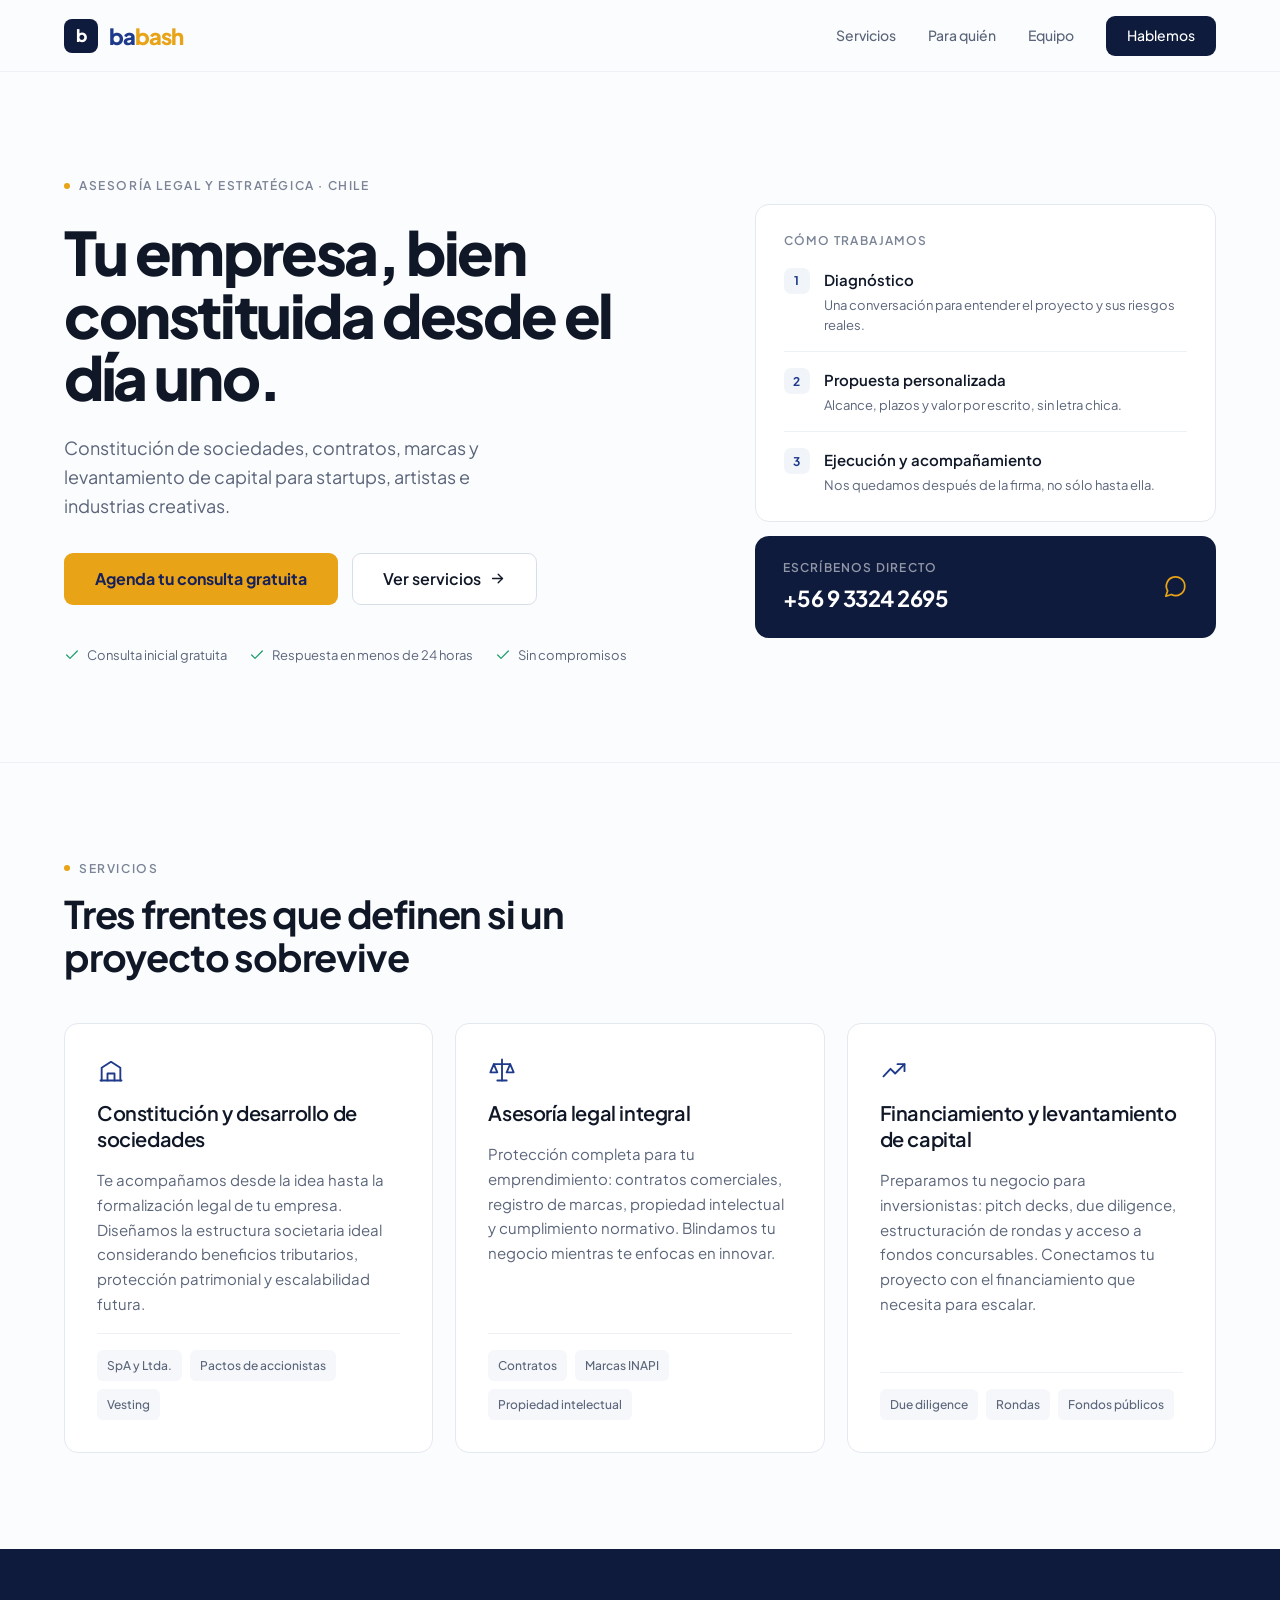
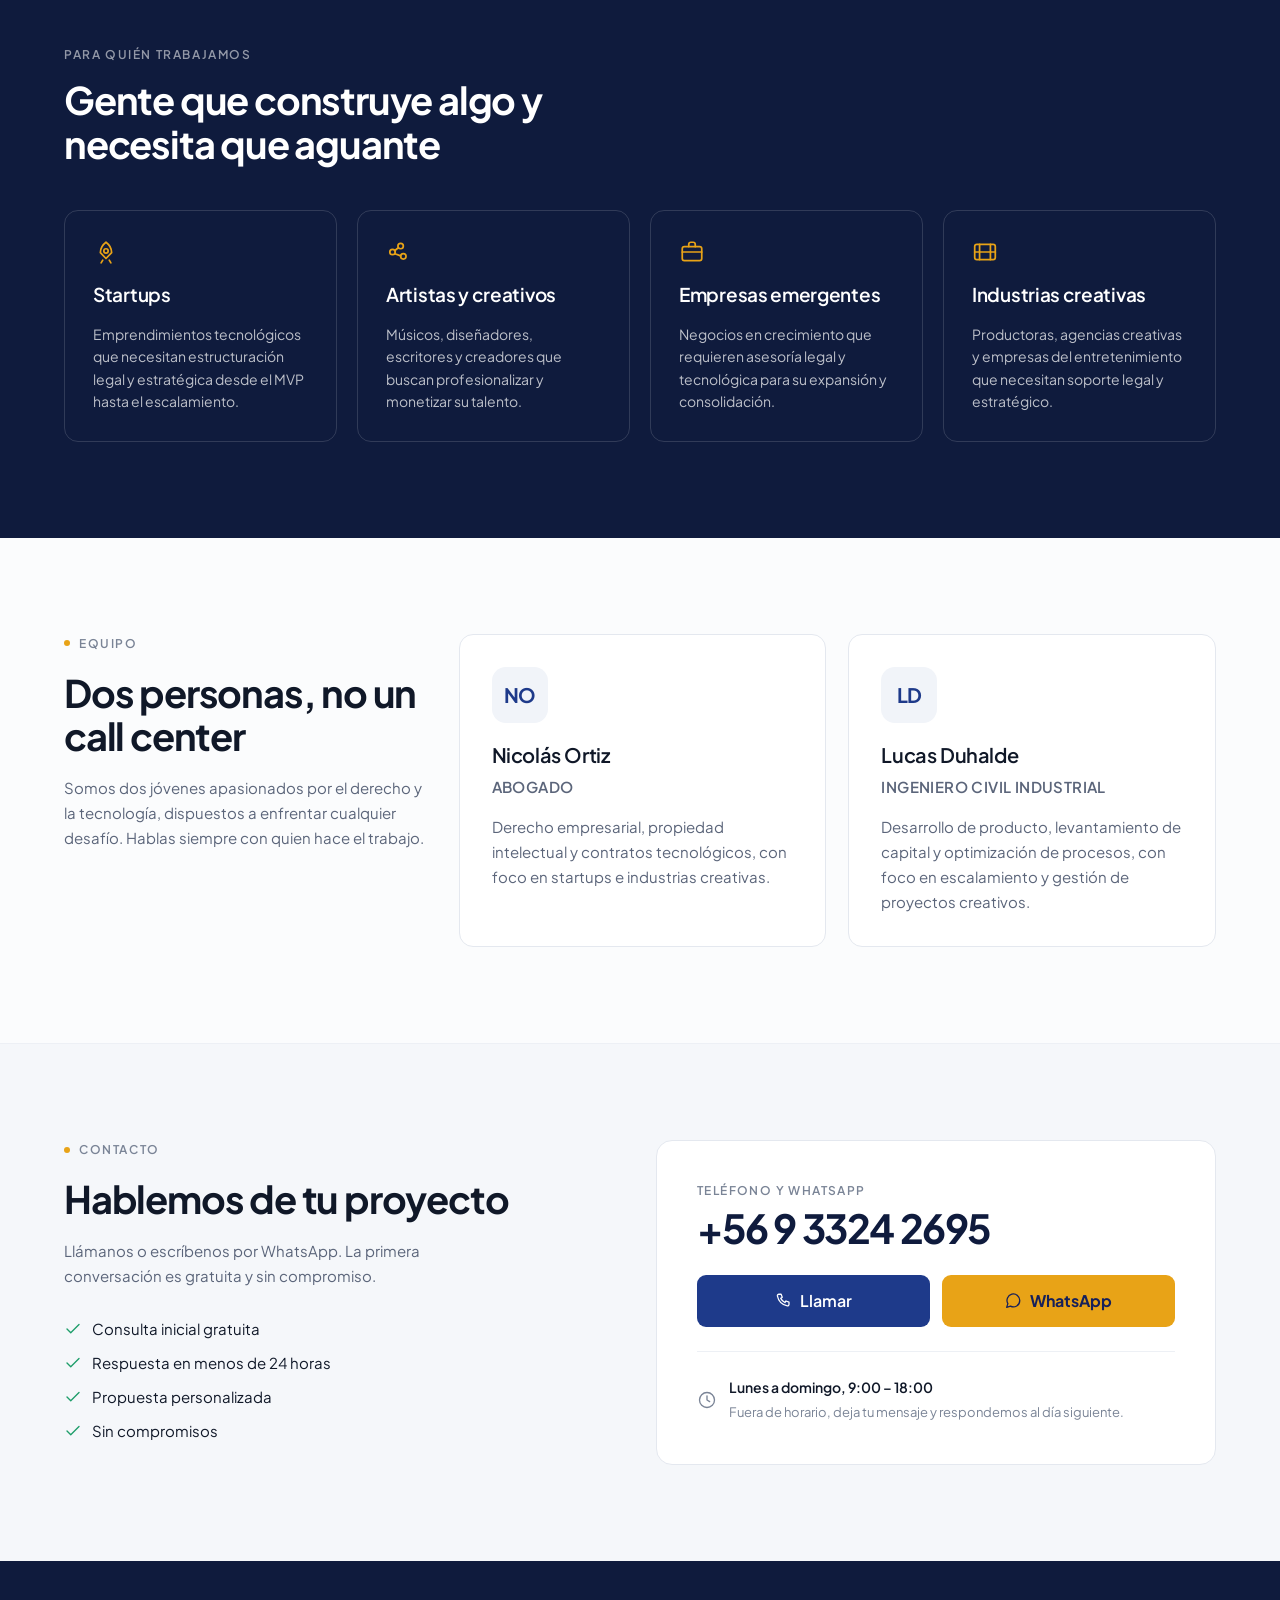
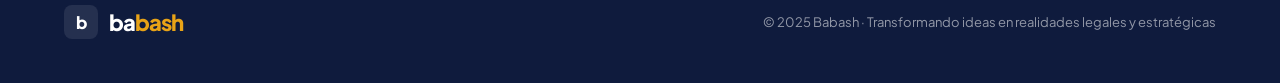
<file: index.html>
<!DOCTYPE html>
<html lang="es-CL">
  <head>
    <meta charset="UTF-8" />
    <meta name="viewport" content="width=device-width, initial-scale=1.0" />
    <title>Babash | Asesoría Legal y Estratégica para Emprendedores</title>
    <meta
      name="description"
      content="Asesoría legal y estratégica en Chile para startups, artistas e industrias creativas: constitución de sociedades, contratos, marcas y levantamiento de capital."
    />
    <link rel="canonical" href="https://babash.cl/" />

    <!-- ===== FAVICON (monograma bb) ===== -->
    <link rel="icon" type="image/svg+xml" href="img/favicon.svg" />

    <!-- ===== TIPOGRAFÍA (propia, ver fonts/README.md) ===== -->
    <link
      rel="preload"
      href="fonts/plus-jakarta-sans-latin.woff2"
      as="font"
      type="font/woff2"
      crossorigin
    />
    <meta name="theme-color" content="#0f1b3d" />

    <!-- ===== OPEN GRAPH (WhatsApp, Facebook, LinkedIn) ===== -->
    <meta property="og:type" content="website" />
    <meta property="og:site_name" content="Babash" />
    <meta property="og:locale" content="es_CL" />
    <meta property="og:url" content="https://babash.cl/" />
    <meta
      property="og:title"
      content="Babash | Asesoría Legal y Estratégica para Emprendedores"
    />
    <meta
      property="og:description"
      content="Asesoría legal y estratégica en Chile para startups, artistas e industrias creativas: constitución de sociedades, contratos, marcas y levantamiento de capital."
    />
    <meta property="og:image" content="https://babash.cl/img/og.png" />
    <meta property="og:image:width" content="1200" />
    <meta property="og:image:height" content="630" />
    <meta
      property="og:image:alt"
      content="Babash - Asesoría legal y estratégica para emprendedores"
    />

    <!-- ===== TWITTER / X ===== -->
    <meta name="twitter:card" content="summary_large_image" />
    <meta
      name="twitter:title"
      content="Babash | Asesoría Legal y Estratégica para Emprendedores"
    />
    <meta
      name="twitter:description"
      content="Asesoría legal y estratégica en Chile para startups, artistas e industrias creativas: constitución de sociedades, contratos, marcas y levantamiento de capital."
    />
    <meta name="twitter:image" content="https://babash.cl/img/og.png" />

    <!-- ===== CSS MODULAR ===== -->
    <link rel="stylesheet" href="css/main.css" />
    <link rel="stylesheet" href="css/hero.css" />
    <link rel="stylesheet" href="css/services.css" />
    <link rel="stylesheet" href="css/audience.css" />
    <link rel="stylesheet" href="css/about.css" />
    <link rel="stylesheet" href="css/contact.css" />
    <link rel="stylesheet" href="css/footer.css" />
  </head>
  <body>
    <!-- ===== HEADER ===== -->
    <header class="site-header">
      <div class="container">
        <a href="#" class="logo" aria-label="Babash, inicio">
          <span class="logo-mark" aria-hidden="true">b</span>
          <span class="logo-text">ba<span class="bash">bash</span></span>
        </a>
        <nav class="site-nav">
          <a href="#servicios">Servicios</a>
          <a href="#para-quien">Para quién</a>
          <a href="#equipo">Equipo</a>
          <a href="#contacto" class="btn btn--sm">Hablemos</a>
        </nav>
      </div>
    </header>

    <!-- ===== HERO ===== -->
    <section class="hero">
      <div class="container">
        <div class="hero-copy">
          <p class="eyebrow">Asesoría legal y estratégica · Chile</p>
          <h1>Tu empresa, bien constituida desde el día uno.</h1>
          <p class="hero-sub">
            Constitución de sociedades, contratos, marcas y levantamiento de
            capital para startups, artistas e industrias creativas.
          </p>
          <div class="hero-actions">
            <a href="#contacto" class="btn btn--primary"
              >Agenda tu consulta gratuita</a
            >
            <a href="#servicios" class="btn btn--ghost">
              Ver servicios
              <svg
                width="17"
                height="17"
                viewBox="0 0 24 24"
                fill="none"
                stroke="currentColor"
                stroke-width="1.9"
                stroke-linecap="round"
                stroke-linejoin="round"
                aria-hidden="true"
              >
                <path d="M5 12h14" />
                <path d="m13 6 6 6-6 6" />
              </svg>
            </a>
          </div>
          <ul class="checklist hero-trust">
            <li>
              <svg
                width="16"
                height="16"
                viewBox="0 0 24 24"
                fill="none"
                stroke="currentColor"
                stroke-width="1.9"
                stroke-linecap="round"
                stroke-linejoin="round"
                aria-hidden="true"
              >
                <path d="M20 6 9 17l-5-5" />
              </svg>
              Consulta inicial gratuita
            </li>
            <li>
              <svg
                width="16"
                height="16"
                viewBox="0 0 24 24"
                fill="none"
                stroke="currentColor"
                stroke-width="1.9"
                stroke-linecap="round"
                stroke-linejoin="round"
                aria-hidden="true"
              >
                <path d="M20 6 9 17l-5-5" />
              </svg>
              Respuesta en menos de 24 horas
            </li>
            <li>
              <svg
                width="16"
                height="16"
                viewBox="0 0 24 24"
                fill="none"
                stroke="currentColor"
                stroke-width="1.9"
                stroke-linecap="round"
                stroke-linejoin="round"
                aria-hidden="true"
              >
                <path d="M20 6 9 17l-5-5" />
              </svg>
              Sin compromisos
            </li>
          </ul>
        </div>

        <aside class="hero-aside">
          <div class="card process">
            <h2>Cómo trabajamos</h2>
            <ol>
              <li>
                <span class="process-num">1</span>
                <div>
                  <h3>Diagnóstico</h3>
                  <p>
                    Una conversación para entender el proyecto y sus riesgos
                    reales.
                  </p>
                </div>
              </li>
              <li>
                <span class="process-num">2</span>
                <div>
                  <h3>Propuesta personalizada</h3>
                  <p>Alcance, plazos y valor por escrito, sin letra chica.</p>
                </div>
              </li>
              <li>
                <span class="process-num">3</span>
                <div>
                  <h3>Ejecución y acompañamiento</h3>
                  <p>Nos quedamos después de la firma, no sólo hasta ella.</p>
                </div>
              </li>
            </ol>
          </div>

          <a
            href="https://wa.me/56933242695?text=Hola%2C%20me%20interesa%20conocer%20más%20sobre%20sus%20servicios%20de%20consultoría"
            target="_blank"
            rel="noopener"
            class="hero-phone"
          >
            <span>
              <small>Escríbenos directo</small>
              <strong>+56 9 3324 2695</strong>
            </span>
            <svg
              width="26"
              height="26"
              viewBox="0 0 24 24"
              fill="none"
              stroke="currentColor"
              stroke-width="1.6"
              stroke-linecap="round"
              stroke-linejoin="round"
              aria-hidden="true"
            >
              <path d="M21 11.5a8.4 8.4 0 0 1-12.3 7.4L3.5 20.5l1.7-5A8.5 8.5 0 1 1 21 11.5Z" />
            </svg>
          </a>
        </aside>
      </div>
    </section>

    <!-- ===== SERVICIOS ===== -->
    <section class="services" id="servicios">
      <div class="container">
        <div class="section-head">
          <p class="eyebrow">Servicios</p>
          <h2 class="section-title">
            Tres frentes que definen si un proyecto sobrevive
          </h2>
        </div>
        <div class="services-grid">
          <article class="card service-card reveal">
            <svg
              width="28"
              height="28"
              viewBox="0 0 24 24"
              fill="none"
              stroke="currentColor"
              stroke-width="1.6"
              stroke-linecap="round"
              stroke-linejoin="round"
              aria-hidden="true"
            >
              <path d="M3 21h18" />
              <path d="M4 21V10l8-5 8 5v11" />
              <path d="M9 21v-6h6v6" />
            </svg>
            <h3>Constitución y desarrollo de sociedades</h3>
            <p>
              Te acompañamos desde la idea hasta la formalización legal de tu
              empresa. Diseñamos la estructura societaria ideal considerando
              beneficios tributarios, protección patrimonial y escalabilidad
              futura.
            </p>
            <ul class="service-tags">
              <li>SpA y Ltda.</li>
              <li>Pactos de accionistas</li>
              <li>Vesting</li>
            </ul>
          </article>

          <article class="card service-card reveal">
            <svg
              width="28"
              height="28"
              viewBox="0 0 24 24"
              fill="none"
              stroke="currentColor"
              stroke-width="1.6"
              stroke-linecap="round"
              stroke-linejoin="round"
              aria-hidden="true"
            >
              <path d="M12 3v18" />
              <path d="M5 7h14" />
              <path d="m5 7-3 7h6Z" />
              <path d="m19 7-3 7h6Z" />
              <path d="M8 21h8" />
            </svg>
            <h3>Asesoría legal integral</h3>
            <p>
              Protección completa para tu emprendimiento: contratos comerciales,
              registro de marcas, propiedad intelectual y cumplimiento
              normativo. Blindamos tu negocio mientras te enfocas en innovar.
            </p>
            <ul class="service-tags">
              <li>Contratos</li>
              <li>Marcas INAPI</li>
              <li>Propiedad intelectual</li>
            </ul>
          </article>

          <article class="card service-card reveal">
            <svg
              width="28"
              height="28"
              viewBox="0 0 24 24"
              fill="none"
              stroke="currentColor"
              stroke-width="1.6"
              stroke-linecap="round"
              stroke-linejoin="round"
              aria-hidden="true"
            >
              <path d="M3 17.5 9 11l4 4 8-8" />
              <path d="M15 7h6v6" />
            </svg>
            <h3>Financiamiento y levantamiento de capital</h3>
            <p>
              Preparamos tu negocio para inversionistas: pitch decks, due
              diligence, estructuración de rondas y acceso a fondos concursables.
              Conectamos tu proyecto con el financiamiento que necesita para
              escalar.
            </p>
            <ul class="service-tags">
              <li>Due diligence</li>
              <li>Rondas</li>
              <li>Fondos públicos</li>
            </ul>
          </article>
        </div>
      </div>
    </section>

    <!-- ===== PARA QUIÉN TRABAJAMOS ===== -->
    <section class="target-audience" id="para-quien">
      <div class="container">
        <div class="section-head">
          <p class="eyebrow eyebrow--plain">Para quién trabajamos</p>
          <h2 class="section-title">
            Gente que construye algo y necesita que aguante
          </h2>
        </div>
        <div class="audience-grid">
          <article class="audience-card reveal">
            <svg
              width="26"
              height="26"
              viewBox="0 0 24 24"
              fill="none"
              stroke="currentColor"
              stroke-width="1.6"
              stroke-linecap="round"
              stroke-linejoin="round"
              aria-hidden="true"
            >
              <path d="M12 3c3.5 2.6 5.2 6 5.2 9.6L12 18l-5.2-5.4C6.8 9 8.5 5.6 12 3Z" />
              <circle cx="12" cy="11" r="2" />
              <path d="M9 19.5 7.5 22" />
              <path d="m15 19.5 1.5 2.5" />
            </svg>
            <h3>Startups</h3>
            <p>
              Emprendimientos tecnológicos que necesitan estructuración legal y
              estratégica desde el MVP hasta el escalamiento.
            </p>
          </article>

          <article class="audience-card reveal">
            <svg
              width="26"
              height="26"
              viewBox="0 0 24 24"
              fill="none"
              stroke="currentColor"
              stroke-width="1.6"
              stroke-linecap="round"
              stroke-linejoin="round"
              aria-hidden="true"
            >
              <circle cx="13.5" cy="6.5" r="2.5" />
              <circle cx="6" cy="12" r="2.5" />
              <circle cx="16" cy="16" r="2.5" />
              <path d="M11.4 8.1 8.2 10.6" />
              <path d="m8.2 13.6 5.4 2" />
            </svg>
            <h3>Artistas y creativos</h3>
            <p>
              Músicos, diseñadores, escritores y creadores que buscan
              profesionalizar y monetizar su talento.
            </p>
          </article>

          <article class="audience-card reveal">
            <svg
              width="26"
              height="26"
              viewBox="0 0 24 24"
              fill="none"
              stroke="currentColor"
              stroke-width="1.6"
              stroke-linecap="round"
              stroke-linejoin="round"
              aria-hidden="true"
            >
              <rect x="3" y="7" width="18" height="13" rx="2" />
              <path d="M9 7V5a2 2 0 0 1 2-2h2a2 2 0 0 1 2 2v2" />
              <path d="M3 12h18" />
            </svg>
            <h3>Empresas emergentes</h3>
            <p>
              Negocios en crecimiento que requieren asesoría legal y tecnológica
              para su expansión y consolidación.
            </p>
          </article>

          <article class="audience-card reveal">
            <svg
              width="26"
              height="26"
              viewBox="0 0 24 24"
              fill="none"
              stroke="currentColor"
              stroke-width="1.6"
              stroke-linecap="round"
              stroke-linejoin="round"
              aria-hidden="true"
            >
              <rect x="2.5" y="5" width="19" height="14" rx="2" />
              <path d="M7 5v14" />
              <path d="M17 5v14" />
              <path d="M2.5 12h19" />
            </svg>
            <h3>Industrias creativas</h3>
            <p>
              Productoras, agencias creativas y empresas del entretenimiento que
              necesitan soporte legal y estratégico.
            </p>
          </article>
        </div>
      </div>
    </section>

    <!-- ===== EQUIPO ===== -->
    <section class="about" id="equipo">
      <div class="container">
        <div class="about-intro">
          <p class="eyebrow">Equipo</p>
          <h2 class="section-title">Dos personas, no un call center</h2>
          <p class="section-lead">
            Somos dos jóvenes apasionados por el derecho y la tecnología,
            dispuestos a enfrentar cualquier desafío. Hablas siempre con quien
            hace el trabajo.
          </p>
        </div>
        <div class="about-content">
          <article class="card profile-card reveal">
            <div class="profile-avatar" aria-hidden="true">NO</div>
            <div>
              <h3>Nicolás Ortiz</h3>
              <p class="profile-role">Abogado</p>
            </div>
            <p>
              Derecho empresarial, propiedad intelectual y contratos
              tecnológicos, con foco en startups e industrias creativas.
            </p>
          </article>

          <article class="card profile-card reveal">
            <div class="profile-avatar" aria-hidden="true">LD</div>
            <div>
              <h3>Lucas Duhalde</h3>
              <p class="profile-role">Ingeniero civil industrial</p>
            </div>
            <p>
              Desarrollo de producto, levantamiento de capital y optimización de
              procesos, con foco en escalamiento y gestión de proyectos
              creativos.
            </p>
          </article>
        </div>
      </div>
    </section>

    <!-- ===== CONTACTO ===== -->
    <section class="contact" id="contacto">
      <div class="container">
        <div class="contact-intro">
          <p class="eyebrow">Contacto</p>
          <h2 class="section-title">Hablemos de tu proyecto</h2>
          <p class="section-lead">
            Llámanos o escríbenos por WhatsApp. La primera conversación es
            gratuita y sin compromiso.
          </p>
          <ul class="checklist contact-benefits">
            <li>
              <svg
                width="18"
                height="18"
                viewBox="0 0 24 24"
                fill="none"
                stroke="currentColor"
                stroke-width="1.8"
                stroke-linecap="round"
                stroke-linejoin="round"
                aria-hidden="true"
              >
                <path d="M20 6 9 17l-5-5" />
              </svg>
              Consulta inicial gratuita
            </li>
            <li>
              <svg
                width="18"
                height="18"
                viewBox="0 0 24 24"
                fill="none"
                stroke="currentColor"
                stroke-width="1.8"
                stroke-linecap="round"
                stroke-linejoin="round"
                aria-hidden="true"
              >
                <path d="M20 6 9 17l-5-5" />
              </svg>
              Respuesta en menos de 24 horas
            </li>
            <li>
              <svg
                width="18"
                height="18"
                viewBox="0 0 24 24"
                fill="none"
                stroke="currentColor"
                stroke-width="1.8"
                stroke-linecap="round"
                stroke-linejoin="round"
                aria-hidden="true"
              >
                <path d="M20 6 9 17l-5-5" />
              </svg>
              Propuesta personalizada
            </li>
            <li>
              <svg
                width="18"
                height="18"
                viewBox="0 0 24 24"
                fill="none"
                stroke="currentColor"
                stroke-width="1.8"
                stroke-linecap="round"
                stroke-linejoin="round"
                aria-hidden="true"
              >
                <path d="M20 6 9 17l-5-5" />
              </svg>
              Sin compromisos
            </li>
          </ul>
        </div>

        <div class="contact-card">
          <div>
            <small>Teléfono y WhatsApp</small>
            <a href="tel:+56933242695" class="phone-link">+56 9 3324 2695</a>
          </div>
          <div class="contact-buttons">
            <a href="tel:+56933242695" class="btn btn--blue contact-btn call-btn">
              <svg
                width="18"
                height="18"
                viewBox="0 0 24 24"
                fill="none"
                stroke="currentColor"
                stroke-width="1.7"
                stroke-linecap="round"
                stroke-linejoin="round"
                aria-hidden="true"
              >
                <path d="M6.5 3h3l1.5 4-2 1.5a12 12 0 0 0 5.5 5.5L16 12l4 1.5v3a2 2 0 0 1-2.2 2A16.5 16.5 0 0 1 4.5 5.2 2 2 0 0 1 6.5 3Z" />
              </svg>
              Llamar
            </a>
            <a
              href="https://wa.me/56933242695?text=Hola%2C%20me%20interesa%20conocer%20más%20sobre%20sus%20servicios%20de%20consultoría"
              target="_blank"
              rel="noopener"
              class="btn btn--primary contact-btn whatsapp-btn"
            >
              <svg
                width="18"
                height="18"
                viewBox="0 0 24 24"
                fill="none"
                stroke="currentColor"
                stroke-width="1.7"
                stroke-linecap="round"
                stroke-linejoin="round"
                aria-hidden="true"
              >
                <path d="M21 11.5a8.4 8.4 0 0 1-12.3 7.4L3.5 20.5l1.7-5A8.5 8.5 0 1 1 21 11.5Z" />
              </svg>
              WhatsApp
            </a>
          </div>
          <div class="availability">
            <svg
              width="20"
              height="20"
              viewBox="0 0 24 24"
              fill="none"
              stroke="currentColor"
              stroke-width="1.6"
              stroke-linecap="round"
              stroke-linejoin="round"
              aria-hidden="true"
            >
              <circle cx="12" cy="12" r="9" />
              <path d="M12 7v5l3.2 1.9" />
            </svg>
            <div>
              <strong>Lunes a domingo, 9:00 – 18:00</strong>
              <span
                >Fuera de horario, deja tu mensaje y respondemos al día
                siguiente.</span
              >
            </div>
          </div>
        </div>
      </div>
    </section>

    <!-- ===== FOOTER ===== -->
    <footer class="footer">
      <div class="container">
        <span class="logo logo--on-dark">
          <span class="logo-mark" aria-hidden="true">b</span>
          <span class="logo-text">ba<span class="bash">bash</span></span>
        </span>
        <p>
          &copy; 2025 Babash · Transformando ideas en realidades legales y
          estratégicas
        </p>
      </div>
    </footer>

    <!-- ===== DATOS ESTRUCTURADOS (Google) ===== -->
    <script type="application/ld+json">
      {
        "@context": "https://schema.org",
        "@type": "LegalService",
        "@id": "https://babash.cl/#babash",
        "name": "Babash",
        "url": "https://babash.cl/",
        "logo": "https://babash.cl/img/favicon.svg",
        "image": "https://babash.cl/img/og.png",
        "description": "Asesoría legal y estratégica en Chile para startups, artistas e industrias creativas: constitución de sociedades, contratos, marcas y levantamiento de capital.",
        "telephone": "+56933242695",
        "priceRange": "$$",
        "address": {
          "@type": "PostalAddress",
          "addressLocality": "Santiago",
          "addressRegion": "Región Metropolitana",
          "addressCountry": "CL"
        },
        "areaServed": [
          {
            "@type": "City",
            "name": "Santiago"
          },
          {
            "@type": "Country",
            "name": "Chile"
          }
        ],
        "sameAs": ["https://www.linkedin.com/company/babashchile/"],
        "knowsLanguage": "es-CL",
        "openingHoursSpecification": [
          {
            "@type": "OpeningHoursSpecification",
            "dayOfWeek": [
              "Monday",
              "Tuesday",
              "Wednesday",
              "Thursday",
              "Friday",
              "Saturday",
              "Sunday"
            ],
            "opens": "09:00",
            "closes": "18:00"
          }
        ],
        "founder": [
          {
            "@type": "Person",
            "name": "Nicolás Ortiz",
            "jobTitle": "Abogado",
            "sameAs": "https://www.linkedin.com/in/nicol%C3%A1s-o-579819363/"
          },
          {
            "@type": "Person",
            "name": "Lucas Duhalde",
            "jobTitle": "Ingeniero Civil Industrial",
            "sameAs": "https://www.linkedin.com/in/lucas-duhalde-18aa94193/"
          }
        ],
        "hasOfferCatalog": {
          "@type": "OfferCatalog",
          "name": "Servicios",
          "itemListElement": [
            {
              "@type": "Offer",
              "itemOffered": {
                "@type": "Service",
                "name": "Constitución y Desarrollo de Sociedades",
                "description": "Constitución de SpA y sociedades de responsabilidad limitada, pactos de accionistas y estructuras de vesting."
              }
            },
            {
              "@type": "Offer",
              "itemOffered": {
                "@type": "Service",
                "name": "Asesoría Legal Integral",
                "description": "Contratos comerciales, registro de marcas ante INAPI, propiedad intelectual y cumplimiento normativo."
              }
            },
            {
              "@type": "Offer",
              "itemOffered": {
                "@type": "Service",
                "name": "Financiamiento y Levantamiento de Capital",
                "description": "Pitch deck, due diligence, estructuración de rondas de inversión y postulación a fondos concursables."
              }
            }
          ]
        }
      }
    </script>

    <!-- ===== JAVASCRIPT MODULAR ===== -->
    <script src="js/main.js"></script>
  </body>
</html>
</file>
<file: css/main.css>
/* ===== TIPOGRAFÍA ===== */
/* Plus Jakarta Sans variable, servida desde este dominio.
   Ver fonts/README.md para licencia y motivo. */
@font-face {
  font-family: "Plus Jakarta Sans";
  font-style: normal;
  font-weight: 400 800;
  font-display: swap;
  src: url("../fonts/plus-jakarta-sans-latin.woff2") format("woff2");
  unicode-range: U+0000-00FF, U+0131, U+0152-0153, U+02BB-02BC, U+02C6,
    U+02DA, U+02DC, U+0304, U+0308, U+0329, U+2000-206F, U+2074, U+20AC,
    U+2122, U+2191, U+2193, U+2212, U+2215, U+FEFF, U+FFFD;
}

@font-face {
  font-family: "Plus Jakarta Sans";
  font-style: normal;
  font-weight: 400 800;
  font-display: swap;
  src: url("../fonts/plus-jakarta-sans-latin-ext.woff2") format("woff2");
  unicode-range: U+0100-02BA, U+02BD-02C5, U+02C7-02CC, U+02CE-02D7,
    U+02DD-02FF, U+0304, U+0308, U+0329, U+1D00-1DBF, U+1E00-1E9F,
    U+1EF2-1EFF, U+2020, U+20A0-20AB, U+20AD-20C0, U+2113, U+2C60-2C7F,
    U+A720-A7FF;
}

/* ===== VARIABLES GLOBALES ===== */
:root {
  /* Color */
  --ink: #0f1b3d;
  --brand-blue: #1e3a8a;
  --action-blue: #2f55c4;
  --amber: #e8a317;
  --amber-dark: #d18f0c;
  --on-amber: #16205a;

  --text: #101828;
  --text-muted: #5b657a;
  --text-subtle: #7a8496;

  --bg: #fbfcfd;
  --surface: #ffffff;
  --surface-alt: #f5f7fa;
  --surface-chip: #f1f4f9;
  --border: #e4e8ef;
  --border-strong: #d8dee8;
  --hairline: #edf0f5;

  --on-dark: rgba(255, 255, 255, 0.72);
  --on-dark-subtle: rgba(255, 255, 255, 0.55);
  --on-dark-border: rgba(255, 255, 255, 0.14);
  --success: #1e9e6a;

  /* Forma */
  --radius-control: 9px;
  --radius-card: 14px;
  --radius-chip: 6px;

  /* Sombra: la separación la da el borde, no el desenfoque */
  --shadow-hover: 0 6px 18px rgba(15, 27, 61, 0.07);
  --focus-ring: 0 0 0 3px rgba(30, 58, 138, 0.14);

  --transition: 180ms ease;
  --container-max-width: 1280px;
  --gutter: 64px;
  --section-padding: 96px 0;
}

/* ===== RESET Y ESTILOS BASE ===== */
*,
*::before,
*::after {
  margin: 0;
  padding: 0;
  box-sizing: border-box;
}

html {
  scroll-behavior: smooth;
}

body {
  font-family: "Plus Jakarta Sans", "Segoe UI", system-ui, -apple-system,
    sans-serif;
  font-size: 16px;
  line-height: 1.6;
  color: var(--text);
  background: var(--bg);
  overflow-x: hidden;
  -webkit-font-smoothing: antialiased;
}

a {
  color: var(--brand-blue);
  text-decoration: none;
  transition: color var(--transition);
}

a:hover {
  color: var(--ink);
}

:focus-visible {
  outline: none;
  box-shadow: var(--focus-ring);
  border-radius: var(--radius-control);
}

svg {
  display: block;
  flex-shrink: 0;
}

.container {
  max-width: var(--container-max-width);
  margin: 0 auto;
  padding: 0 var(--gutter);
}

/* ===== TIPOGRAFÍA ===== */
.eyebrow {
  display: flex;
  align-items: center;
  gap: 9px;
  font-size: 0.75rem;
  font-weight: 600;
  letter-spacing: 1.6px;
  text-transform: uppercase;
  color: var(--text-subtle);
}

.eyebrow::before {
  content: "";
  width: 6px;
  height: 6px;
  border-radius: 50%;
  background: var(--amber);
}

.eyebrow--plain::before {
  display: none;
}

.section-title {
  font-size: 2.375rem;
  font-weight: 700;
  letter-spacing: -1.2px;
  line-height: 1.15;
  text-wrap: pretty;
  max-width: 20ch;
}

.section-lead {
  font-size: 0.9375rem;
  line-height: 1.65;
  color: var(--text-muted);
}

.section-head {
  display: flex;
  flex-direction: column;
  gap: 14px;
  margin-bottom: 44px;
}

/* ===== BOTONES ===== */
.btn {
  display: inline-flex;
  align-items: center;
  justify-content: center;
  gap: 8px;
  height: 52px;
  padding: 0 30px;
  border: 1px solid transparent;
  border-radius: var(--radius-control);
  font-family: inherit;
  font-size: 1rem;
  font-weight: 600;
  cursor: pointer;
  transition: transform var(--transition), background-color var(--transition),
    border-color var(--transition), box-shadow var(--transition);
}

.btn:hover {
  transform: translateY(-2px);
}

.btn--primary {
  background: var(--amber);
  color: var(--on-amber);
  font-weight: 700;
}

.btn--primary:hover {
  background: var(--amber-dark);
  color: var(--on-amber);
}

.btn--blue {
  background: var(--brand-blue);
  color: var(--surface);
}

.btn--blue:hover {
  background: var(--ink);
  color: var(--surface);
}

.btn--ghost {
  background: var(--surface);
  border-color: var(--border-strong);
  color: var(--text);
}

.btn--ghost:hover {
  border-color: var(--text-subtle);
  color: var(--text);
  box-shadow: var(--shadow-hover);
}

.btn--sm {
  height: 40px;
  padding: 0 20px;
  font-size: 0.875rem;
}

.btn--block {
  width: 100%;
}

/* ===== TARJETAS ===== */
.card {
  background: var(--surface);
  border: 1px solid var(--border);
  border-radius: var(--radius-card);
  transition: transform var(--transition), border-color var(--transition),
    box-shadow var(--transition);
}

.card:hover {
  transform: translateY(-2px);
  border-color: var(--border-strong);
  box-shadow: var(--shadow-hover);
}

/* ===== LISTA DE BENEFICIOS ===== */
.checklist {
  list-style: none;
  display: flex;
  flex-direction: column;
  gap: 10px;
}

.checklist li {
  display: flex;
  align-items: center;
  gap: 10px;
  font-size: 0.9375rem;
}

.checklist svg {
  stroke: var(--success);
}

/* ===== REVELADO AL HACER SCROLL ===== */
.reveal {
  opacity: 0;
  transform: translateY(16px);
  transition: opacity 500ms ease, transform 500ms ease;
}

.reveal.is-visible {
  opacity: 1;
  transform: none;
}

@media (prefers-reduced-motion: reduce) {
  html {
    scroll-behavior: auto;
  }

  .reveal {
    opacity: 1;
    transform: none;
    transition: none;
  }

  .btn:hover,
  .card:hover {
    transform: none;
  }
}

/* ===== RESPONSIVE ===== */
@media (max-width: 900px) {
  :root {
    --gutter: 20px;
    --section-padding: 56px 0;
  }

  .section-title {
    font-size: 1.75rem;
    letter-spacing: -0.9px;
    max-width: none;
  }
}
</file>
<file: css/hero.css>
/* ===== LOGO (wordmark + monograma) ===== */
.logo {
  display: flex;
  align-items: center;
  gap: 11px;
}

.logo-mark {
  width: 34px;
  height: 34px;
  border-radius: 8px;
  background: var(--ink);
  display: flex;
  align-items: center;
  justify-content: center;
  font-size: 1.0625rem;
  font-weight: 800;
  letter-spacing: -0.8px;
  line-height: 1;
  color: #fff;
}

.logo-text {
  font-size: 1.375rem;
  font-weight: 800;
  letter-spacing: -1px;
  line-height: 1;
  color: var(--brand-blue);
}

.logo-text .bash {
  color: var(--amber);
}

/* Sobre fondo oscuro la primera sílaba pasa a blanco */
.logo--on-dark .logo-mark {
  background: rgba(255, 255, 255, 0.09);
}

.logo--on-dark .logo-text {
  color: #fff;
}

/* ===== BARRA DE NAVEGACIÓN ===== */
.site-header {
  position: sticky;
  top: 0;
  z-index: 50;
  height: 72px;
  border-bottom: 1px solid var(--hairline);
  background: rgba(251, 252, 253, 0.92);
  backdrop-filter: blur(8px);
}

.site-header .container {
  height: 100%;
  display: flex;
  align-items: center;
  justify-content: space-between;
}

.site-nav {
  display: flex;
  align-items: center;
  gap: 32px;
}

.site-nav a {
  font-size: 0.875rem;
  font-weight: 500;
  color: var(--text-muted);
}

.site-nav a:hover {
  color: var(--text);
}

.site-nav .btn {
  background: var(--ink);
  color: #fff;
}

.site-nav .btn:hover {
  background: var(--brand-blue);
}

/* ===== HERO ===== */
.hero {
  padding: 104px 0 96px;
  border-bottom: 1px solid var(--hairline);
}

.hero .container {
  display: grid;
  grid-template-columns: repeat(12, minmax(0, 1fr));
  gap: 32px;
  align-items: center;
}

.hero-copy {
  grid-column: span 7;
  display: flex;
  flex-direction: column;
  gap: 26px;
}

.hero h1 {
  font-size: 3.75rem;
  font-weight: 800;
  letter-spacing: -2.4px;
  line-height: 1.04;
  text-wrap: pretty;
}

.hero-sub {
  font-size: 1.125rem;
  line-height: 1.6;
  color: var(--text-muted);
  max-width: 520px;
  text-wrap: pretty;
}

.hero-actions {
  display: flex;
  align-items: center;
  gap: 14px;
  margin-top: 6px;
}

.hero-trust {
  flex-direction: row;
  flex-wrap: wrap;
  gap: 22px;
  margin-top: 14px;
}

.hero-trust li {
  font-size: 0.8125rem;
  color: var(--text-muted);
  gap: 7px;
}

.hero-aside {
  grid-column: span 5;
  display: flex;
  flex-direction: column;
  gap: 14px;
}

/* ===== TARJETA "CÓMO TRABAJAMOS" ===== */
.process {
  padding: 26px 28px;
  display: flex;
  flex-direction: column;
  gap: 18px;
}

.process h2 {
  font-size: 0.75rem;
  font-weight: 600;
  letter-spacing: 1.4px;
  text-transform: uppercase;
  color: var(--text-subtle);
}

.process ol {
  list-style: none;
  display: flex;
  flex-direction: column;
  gap: 16px;
}

.process li {
  display: flex;
  gap: 14px;
  align-items: flex-start;
}

.process li + li {
  border-top: 1px solid var(--hairline);
  padding-top: 16px;
}

.process-num {
  width: 26px;
  height: 26px;
  flex-shrink: 0;
  border-radius: 7px;
  background: var(--surface-chip);
  color: var(--brand-blue);
  font-size: 0.75rem;
  font-weight: 700;
  display: flex;
  align-items: center;
  justify-content: center;
}

.process h3 {
  font-size: 0.9375rem;
  font-weight: 600;
  margin-bottom: 3px;
}

.process p {
  font-size: 0.8125rem;
  line-height: 1.55;
  color: var(--text-muted);
}

/* ===== TARJETA DE TELÉFONO DEL HERO ===== */
.hero-phone {
  background: var(--ink);
  border-radius: var(--radius-card);
  padding: 22px 28px;
  display: flex;
  align-items: center;
  justify-content: space-between;
  gap: 16px;
  color: #fff;
  transition: background-color var(--transition);
}

.hero-phone:hover {
  background: #16265a;
  color: #fff;
}

.hero-phone small {
  display: block;
  font-size: 0.75rem;
  font-weight: 600;
  letter-spacing: 1.2px;
  text-transform: uppercase;
  color: var(--on-dark-subtle);
  margin-bottom: 3px;
}

.hero-phone strong {
  font-size: 1.375rem;
  font-weight: 700;
  letter-spacing: -0.5px;
}

.hero-phone svg {
  stroke: var(--amber);
}

/* ===== RESPONSIVE HERO ===== */
@media (max-width: 900px) {
  .site-header {
    height: 60px;
  }

  .site-nav a:not(.btn) {
    display: none;
  }

  .hero {
    padding: 44px 0 40px;
  }

  .hero .container {
    grid-template-columns: 1fr;
    gap: 24px;
  }

  .hero-copy,
  .hero-aside {
    grid-column: auto;
    gap: 20px;
  }

  .hero h1 {
    font-size: 2.25rem;
    letter-spacing: -1.5px;
  }

  .hero-sub {
    font-size: 1rem;
  }

  .hero-actions {
    flex-wrap: wrap;
    gap: 10px;
  }
}

@media (max-width: 600px) {
  .hero-actions {
    flex-direction: column;
    align-items: stretch;
  }

  .hero-trust {
    flex-direction: column;
    gap: 9px;
  }
}
</file>
<file: css/services.css>
/* ===== SERVICIOS ===== */
.services {
  padding: var(--section-padding);
}

.services-grid {
  display: grid;
  grid-template-columns: repeat(3, minmax(0, 1fr));
  gap: 22px;
}

.service-card {
  padding: 32px;
  display: flex;
  flex-direction: column;
  gap: 16px;
}

.service-card > svg {
  stroke: var(--brand-blue);
}

.service-card h3 {
  font-size: 1.25rem;
  font-weight: 600;
  letter-spacing: -0.4px;
  line-height: 1.3;
}

.service-card p {
  font-size: 0.9375rem;
  line-height: 1.65;
  color: var(--text-muted);
}

.service-tags {
  list-style: none;
  display: flex;
  flex-wrap: wrap;
  gap: 8px;
  margin-top: auto;
  padding-top: 16px;
  border-top: 1px solid var(--hairline);
}

.service-tags li {
  font-size: 0.75rem;
  font-weight: 500;
  color: var(--text-muted);
  background: var(--surface-alt);
  border-radius: var(--radius-chip);
  padding: 6px 10px;
}

/* ===== RESPONSIVE SERVICIOS ===== */
@media (max-width: 1080px) {
  .services-grid {
    grid-template-columns: repeat(2, minmax(0, 1fr));
  }
}

@media (max-width: 700px) {
  .services-grid {
    grid-template-columns: 1fr;
    gap: 14px;
  }

  .service-card {
    padding: 24px;
    gap: 12px;
  }

  .service-card h3 {
    font-size: 1.125rem;
  }
}
</file>
<file: css/audience.css>
/* ===== PARA QUIÉN TRABAJAMOS ===== */
.target-audience {
  padding: var(--section-padding);
  background: var(--ink);
  color: #fff;
}

.target-audience .eyebrow {
  color: var(--on-dark-subtle);
}

.audience-grid {
  display: grid;
  grid-template-columns: repeat(4, minmax(0, 1fr));
  gap: 20px;
}

.audience-card {
  border: 1px solid var(--on-dark-border);
  border-radius: var(--radius-card);
  padding: 28px;
  display: flex;
  flex-direction: column;
  gap: 14px;
  transition: transform var(--transition), border-color var(--transition),
    background-color var(--transition);
}

.audience-card:hover {
  transform: translateY(-2px);
  border-color: rgba(255, 255, 255, 0.28);
  background: rgba(255, 255, 255, 0.04);
}

.audience-card svg {
  stroke: var(--amber);
}

.audience-card h3 {
  font-size: 1.1875rem;
  font-weight: 600;
  letter-spacing: -0.3px;
}

.audience-card p {
  font-size: 0.875rem;
  line-height: 1.6;
  color: var(--on-dark);
}

/* ===== RESPONSIVE ===== */
@media (max-width: 900px) {
  .audience-grid {
    grid-template-columns: repeat(2, minmax(0, 1fr));
    gap: 12px;
  }

  .audience-card {
    padding: 20px;
    gap: 10px;
  }

  .audience-card h3 {
    font-size: 1rem;
  }

  .audience-card p {
    font-size: 0.8125rem;
  }
}
</file>
<file: css/about.css>
/* ===== EQUIPO ===== */
.about {
  padding: var(--section-padding);
}

.about .container {
  display: grid;
  grid-template-columns: repeat(12, minmax(0, 1fr));
  gap: 32px;
  align-items: start;
}

.about-intro {
  grid-column: span 4;
  display: flex;
  flex-direction: column;
  gap: 18px;
}

.about-content {
  grid-column: span 8;
  display: grid;
  grid-template-columns: repeat(2, minmax(0, 1fr));
  gap: 22px;
}

.profile-card {
  padding: 32px;
  display: flex;
  flex-direction: column;
  gap: 16px;
}

.profile-avatar {
  width: 56px;
  height: 56px;
  border-radius: var(--radius-card);
  background: var(--surface-chip);
  color: var(--brand-blue);
  font-size: 1.25rem;
  font-weight: 700;
  letter-spacing: -0.5px;
  display: flex;
  align-items: center;
  justify-content: center;
}

.profile-card h3 {
  font-size: 1.25rem;
  font-weight: 600;
  letter-spacing: -0.4px;
  margin-bottom: 4px;
}

.profile-role {
  font-size: 0.8125rem;
  font-weight: 600;
  letter-spacing: 0.4px;
  text-transform: uppercase;
  color: var(--amber-dark);
}

.profile-card p {
  font-size: 0.9375rem;
  line-height: 1.65;
  color: var(--text-muted);
}

/* ===== RESPONSIVE EQUIPO ===== */
@media (max-width: 900px) {
  .about .container {
    grid-template-columns: 1fr;
    gap: 24px;
  }

  .about-intro,
  .about-content {
    grid-column: auto;
  }

  .about-content {
    grid-template-columns: 1fr;
    gap: 14px;
  }

  .profile-card {
    padding: 24px;
    gap: 12px;
  }
}
</file>
<file: css/contact.css>
/* ===== CONTACTO ===== */
.contact {
  padding: var(--section-padding);
  background: var(--surface-alt);
  border-top: 1px solid var(--hairline);
}

.contact .container {
  display: grid;
  grid-template-columns: repeat(12, minmax(0, 1fr));
  gap: 32px;
  align-items: start;
}

.contact-intro {
  grid-column: span 5;
  display: flex;
  flex-direction: column;
  gap: 18px;
}

.contact-intro .section-lead {
  max-width: 400px;
}

.contact-benefits {
  margin-top: 10px;
}

.contact-card {
  grid-column: 7 / span 6;
  background: var(--surface);
  border: 1px solid var(--border);
  border-radius: 16px;
  padding: 40px;
  display: flex;
  flex-direction: column;
  gap: 24px;
}

.contact-card small {
  display: block;
  font-size: 0.75rem;
  font-weight: 600;
  letter-spacing: 1.4px;
  text-transform: uppercase;
  color: var(--text-subtle);
  margin-bottom: 6px;
}

.phone-link {
  font-size: 2.5rem;
  font-weight: 700;
  letter-spacing: -1.4px;
  line-height: 1.1;
  color: var(--ink);
}

.phone-link:hover {
  color: var(--brand-blue);
}

.contact-buttons {
  display: flex;
  gap: 12px;
}

.contact-buttons .btn {
  flex: 1;
}

.availability {
  display: flex;
  align-items: center;
  gap: 12px;
  padding-top: 24px;
  border-top: 1px solid var(--hairline);
}

.availability svg {
  stroke: var(--text-subtle);
}

.availability strong {
  display: block;
  font-size: 0.875rem;
  font-weight: 600;
}

.availability span {
  font-size: 0.8125rem;
  color: var(--text-subtle);
}

/* ===== RESPONSIVE CONTACTO ===== */
@media (max-width: 900px) {
  .contact .container {
    grid-template-columns: 1fr;
    gap: 20px;
  }

  .contact-intro,
  .contact-card {
    grid-column: auto;
  }

  .contact-card {
    padding: 26px;
    gap: 18px;
  }

  .phone-link {
    font-size: 1.75rem;
    letter-spacing: -1px;
  }

  .contact-buttons {
    flex-direction: column;
    gap: 10px;
  }
}
</file>
<file: css/footer.css>
/* ===== FOOTER ===== */
.footer {
  background: var(--ink);
  color: #fff;
  padding: 44px 0;
}

.footer .container {
  display: flex;
  align-items: center;
  justify-content: space-between;
  gap: 20px;
}

.footer p {
  font-size: 0.8125rem;
  color: var(--on-dark-subtle);
}

/* ===== RESPONSIVE FOOTER ===== */
@media (max-width: 900px) {
  .footer {
    padding: 30px 0;
  }

  .footer .container {
    flex-direction: column;
    gap: 12px;
    text-align: center;
  }
}
</file>
